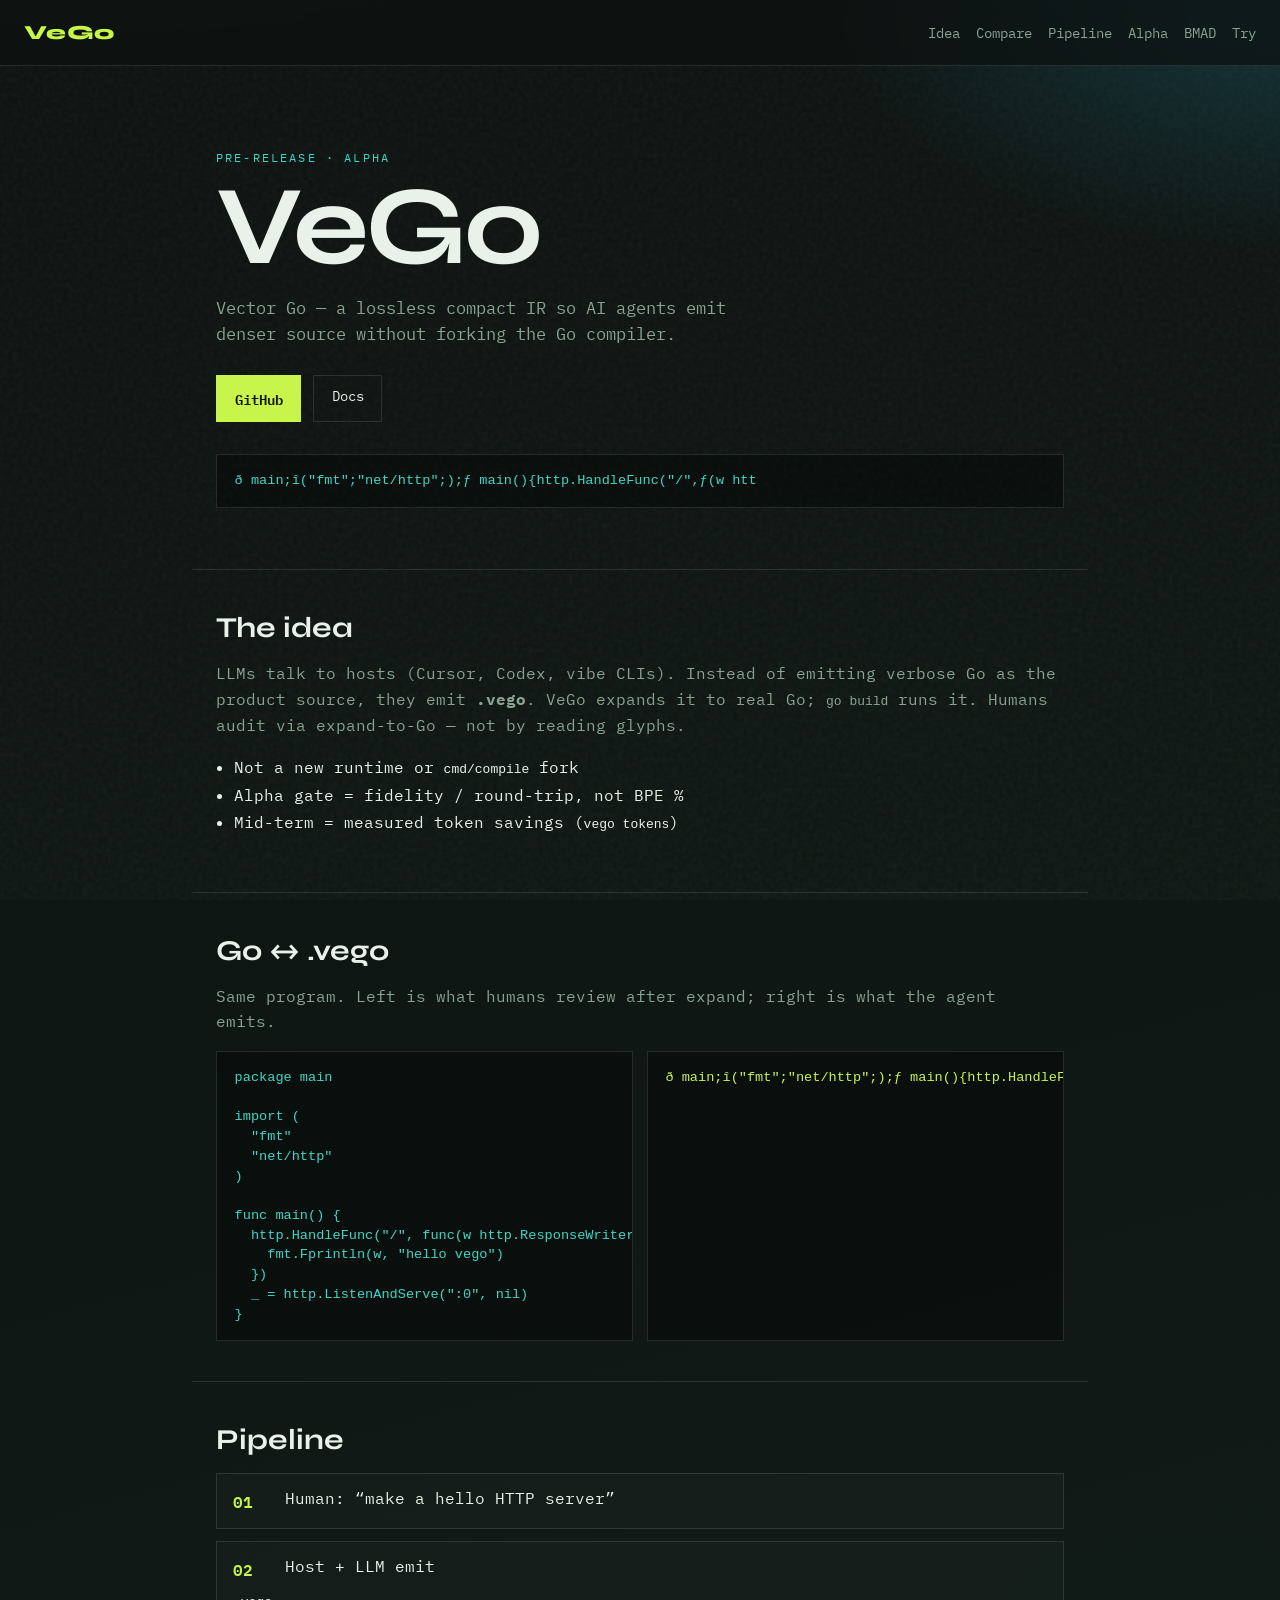
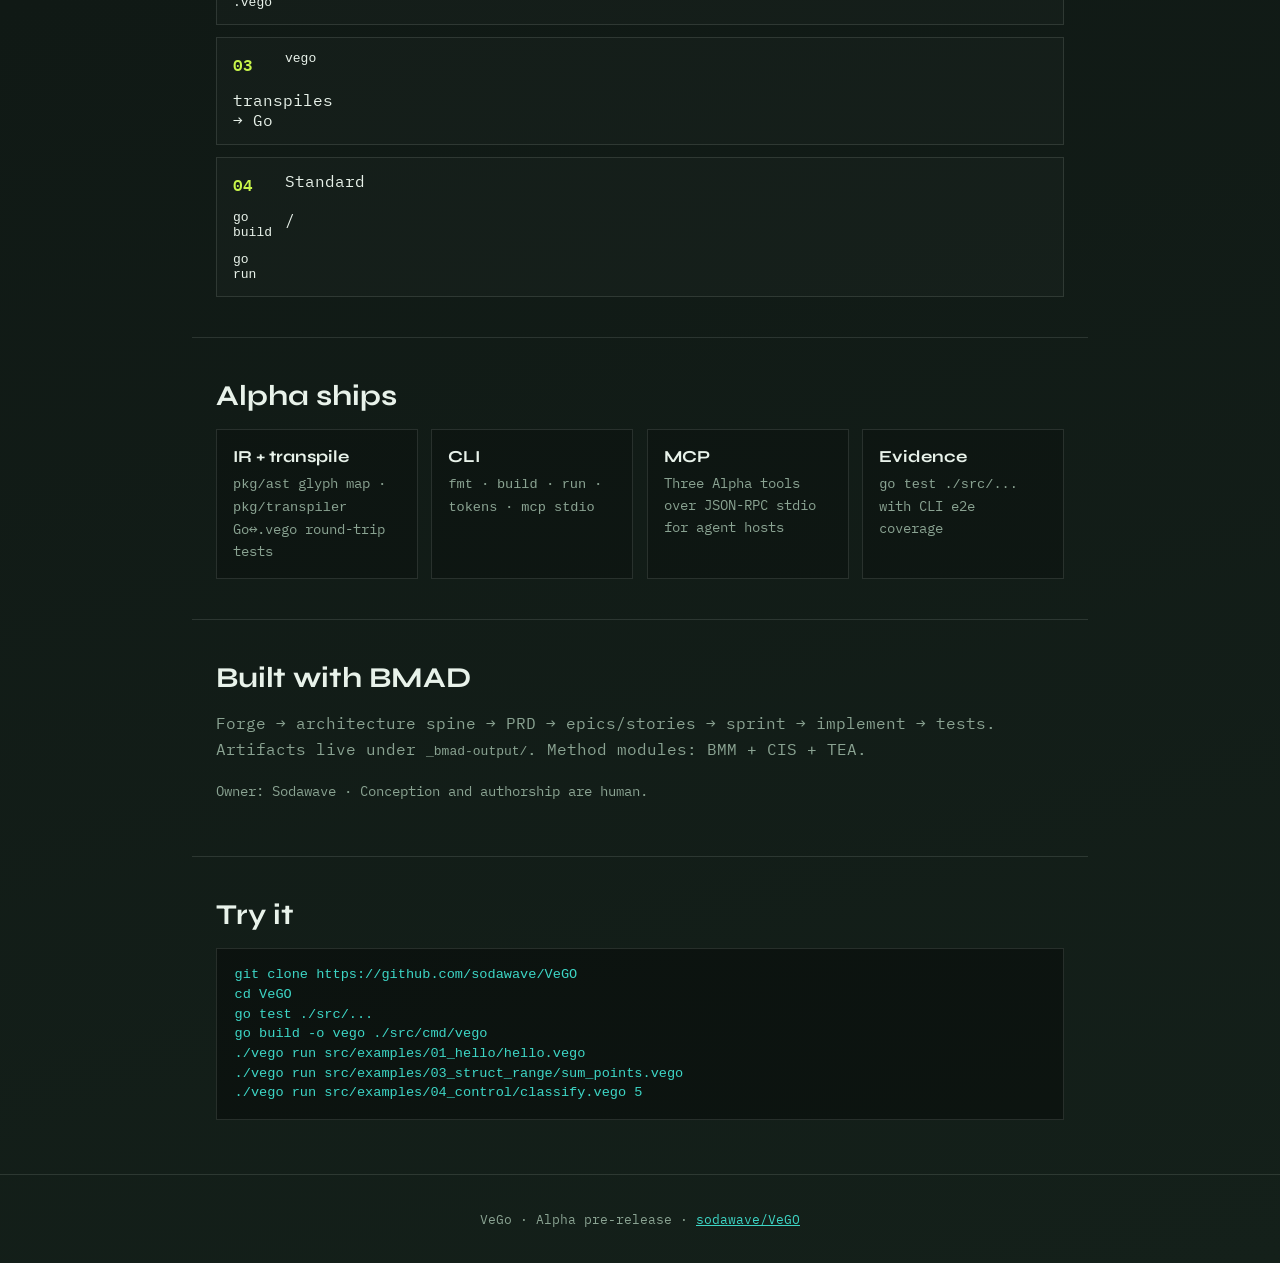
<file: web/index.html>
<!DOCTYPE html>
<html lang="en">
<head>
  <meta charset="utf-8" />
  <meta name="viewport" content="width=device-width, initial-scale=1" />
  <title>VeGo — Vector Go for AI Agents</title>
  <meta name="description" content="VeGo: lossless compact IR over Go AST for AI agent hosts. Alpha pre-release." />
  <link rel="preconnect" href="https://fonts.googleapis.com" />
  <link rel="preconnect" href="https://fonts.gstatic.com" crossorigin />
  <link href="https://fonts.googleapis.com/css2?family=IBM+Plex+Mono:wght@400;600&family=Syne:wght@600;700;800&display=swap" rel="stylesheet" />
  <link rel="stylesheet" href="styles.css" />
</head>
<body>
  <div class="noise" aria-hidden="true"></div>
  <header class="top">
    <a class="brand" href="#top">VeGo</a>
    <nav>
      <a href="#idea">Idea</a>
      <a href="#compare">Compare</a>
      <a href="#pipeline">Pipeline</a>
      <a href="#alpha">Alpha</a>
      <a href="#bmad">BMAD</a>
      <a href="#try">Try</a>
    </nav>
  </header>

  <main id="top">
    <section class="hero">
      <p class="eyebrow">Pre-release · Alpha</p>
      <h1>VeGo</h1>
      <p class="tag">Vector Go — a lossless compact IR so AI agents emit denser source without forking the Go compiler.</p>
      <div class="cta">
        <a class="btn primary" href="https://github.com/sodawave/VeGO">GitHub</a>
        <a class="btn" href="https://github.com/sodawave/VeGO/blob/main/docs/DEVELOPMENT.md">Docs</a>
      </div>
      <pre class="sample" aria-label="Compact IR sample from hello_http.vego"><code>ð main;î("fmt";"net/http";);ƒ main(){http.HandleFunc("/",ƒ(w http.ResponseWriter,r*http.Request){fmt.Fprintln(w,"hello vego");});_=http.ListenAndServe(":0",nil);};</code></pre>
    </section>

    <section id="idea" class="panel">
      <h2>The idea</h2>
      <p>LLMs talk to hosts (Cursor, Codex, vibe CLIs). Instead of emitting verbose Go as the product source, they emit <strong>.vego</strong>. VeGo expands it to real Go; <code>go build</code> runs it. Humans audit via expand-to-Go — not by reading glyphs.</p>
      <ul class="bullets">
        <li>Not a new runtime or <code>cmd/compile</code> fork</li>
        <li>Alpha gate = fidelity / round-trip, not BPE %</li>
        <li>Mid-term = measured token savings (<code>vego tokens</code>)</li>
      </ul>
    </section>

    <section id="compare" class="panel">
      <h2>Go ↔ .vego</h2>
      <p>Same program. Left is what humans review after expand; right is what the agent emits.</p>
      <div class="compare">
        <pre class="sample" aria-label="Go source"><code>package main

import (
  "fmt"
  "net/http"
)

func main() {
  http.HandleFunc("/", func(w http.ResponseWriter, r *http.Request) {
    fmt.Fprintln(w, "hello vego")
  })
  _ = http.ListenAndServe(":0", nil)
}</code></pre>
        <pre class="sample accent" aria-label=".vego IR"><code>ð main;î("fmt";"net/http";);ƒ main(){http.HandleFunc("/",ƒ(w http.ResponseWriter,r*http.Request){fmt.Fprintln(w,"hello vego");});_=http.ListenAndServe(":0",nil);};</code></pre>
      </div>
    </section>

    <section id="pipeline" class="panel">
      <h2>Pipeline</h2>
      <ol class="steps">
        <li><span>01</span> Human: “make a hello HTTP server”</li>
        <li><span>02</span> Host + LLM emit <code>.vego</code></li>
        <li><span>03</span> <code>vego</code> transpiles → Go</li>
        <li><span>04</span> Standard <code>go build</code> / <code>go run</code></li>
      </ol>
    </section>

    <section id="alpha" class="panel">
      <h2>Alpha ships</h2>
      <div class="grid">
        <article>
          <h3>IR + transpile</h3>
          <p><code>pkg/ast</code> glyph map · <code>pkg/transpiler</code> Go↔.vego round-trip tests</p>
        </article>
        <article>
          <h3>CLI</h3>
          <p><code>fmt</code> · <code>build</code> · <code>run</code> · <code>tokens</code> · <code>mcp stdio</code></p>
        </article>
        <article>
          <h3>MCP</h3>
          <p>Three Alpha tools over JSON-RPC stdio for agent hosts</p>
        </article>
        <article>
          <h3>Evidence</h3>
          <p><code>go test ./src/...</code> with CLI e2e coverage</p>
        </article>
      </div>
    </section>

    <section id="bmad" class="panel">
      <h2>Built with BMAD</h2>
      <p>Forge → architecture spine → PRD → epics/stories → sprint → implement → tests. Artifacts live under <code>_bmad-output/</code>. Method modules: BMM + CIS + TEA.</p>
      <p class="muted">Owner: Sodawave · Conception and authorship are human.</p>
    </section>

    <section id="try" class="panel">
      <h2>Try it</h2>
      <pre class="sample"><code>git clone https://github.com/sodawave/VeGO
cd VeGO
go test ./src/...
go build -o vego ./src/cmd/vego
./vego run src/examples/01_hello/hello.vego
./vego run src/examples/03_struct_range/sum_points.vego
./vego run src/examples/04_control/classify.vego 5</code></pre>
    </section>
  </main>

  <footer>
    <p>VeGo · Alpha pre-release · <a href="https://github.com/sodawave/VeGO">sodawave/VeGO</a></p>
  </footer>
  <script src="main.js"></script>
</body>
</html>
</file>
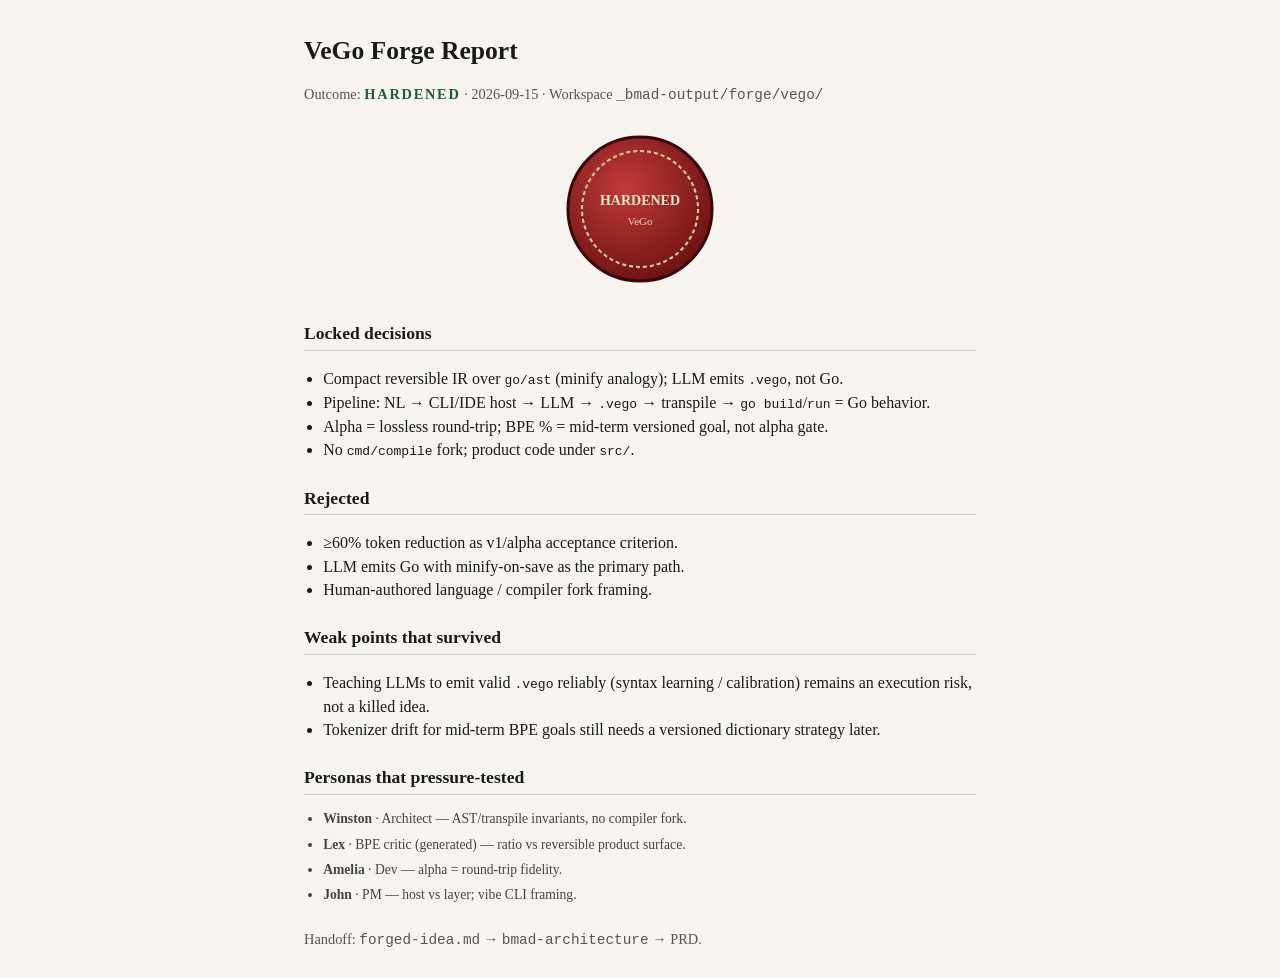
<file: _bmad-output/forge/vego/forge-report.html>
<!DOCTYPE html>
<html lang="en">
<head>
<meta charset="utf-8"/>
<title>VeGo Forge Report — HARDENED</title>
<style>
  :root { --ink:#1a1a1a; --paper:#f7f4ef; --seal:#8b1e1e; --ok:#1e5c3a; }
  body { font-family: "Iowan Old Style", "Palatino Linotype", Palatino, Georgia, serif;
    background: var(--paper); color: var(--ink); max-width: 42rem; margin: 2rem auto; padding: 0 1.25rem; line-height: 1.45; }
  h1 { font-size: 1.6rem; margin-bottom: .25rem; }
  .meta { color: #555; font-size: .9rem; margin-bottom: 1.5rem; }
  .seal-wrap { display:flex; justify-content:center; margin: 1.5rem 0 2rem; }
  .seal { width: 160px; height: 160px; }
  section { margin-bottom: 1.5rem; }
  h2 { font-size: 1.1rem; border-bottom: 1px solid #ccc; padding-bottom: .2rem; }
  ul { padding-left: 1.2rem; }
  .credit { font-size: .85rem; color: #444; }
  .credit li { margin-bottom: .35rem; }
  .stamp { letter-spacing: .12em; font-weight: 700; color: var(--ok); }
</style>
</head>
<body>
  <h1>VeGo Forge Report</h1>
  <p class="meta">Outcome: <span class="stamp">HARDENED</span> · 2026-09-15 · Workspace <code>_bmad-output/forge/vego/</code></p>

  <div class="seal-wrap" aria-label="HARDENED seal">
    <svg class="seal" viewBox="0 0 160 160" xmlns="http://www.w3.org/2000/svg" role="img">
      <defs>
        <radialGradient id="wax" cx="40%" cy="35%" r="70%">
          <stop offset="0%" stop-color="#c23a3a"/>
          <stop offset="100%" stop-color="#6b1212"/>
        </radialGradient>
      </defs>
      <circle cx="80" cy="80" r="72" fill="url(#wax)" stroke="#3a0808" stroke-width="3"/>
      <circle cx="80" cy="80" r="58" fill="none" stroke="#f0d5a0" stroke-width="2" stroke-dasharray="4 3"/>
      <text x="80" y="76" text-anchor="middle" fill="#f8e9c8" font-family="Georgia, serif" font-size="14" font-weight="700">HARDENED</text>
      <text x="80" y="96" text-anchor="middle" fill="#f0d5a0" font-family="Georgia, serif" font-size="11">VeGo</text>
    </svg>
  </div>

  <section>
    <h2>Locked decisions</h2>
    <ul>
      <li>Compact reversible IR over <code>go/ast</code> (minify analogy); LLM emits <code>.vego</code>, not Go.</li>
      <li>Pipeline: NL → CLI/IDE host → LLM → <code>.vego</code> → transpile → <code>go build</code>/<code>run</code> = Go behavior.</li>
      <li>Alpha = lossless round-trip; BPE % = mid-term versioned goal, not alpha gate.</li>
      <li>No <code>cmd/compile</code> fork; product code under <code>src/</code>.</li>
    </ul>
  </section>

  <section>
    <h2>Rejected</h2>
    <ul>
      <li>≥60% token reduction as v1/alpha acceptance criterion.</li>
      <li>LLM emits Go with minify-on-save as the primary path.</li>
      <li>Human-authored language / compiler fork framing.</li>
    </ul>
  </section>

  <section>
    <h2>Weak points that survived</h2>
    <ul>
      <li>Teaching LLMs to emit valid <code>.vego</code> reliably (syntax learning / calibration) remains an execution risk, not a killed idea.</li>
      <li>Tokenizer drift for mid-term BPE goals still needs a versioned dictionary strategy later.</li>
    </ul>
  </section>

  <section>
    <h2>Personas that pressure-tested</h2>
    <ul class="credit">
      <li><strong>Winston</strong> · Architect — AST/transpile invariants, no compiler fork.</li>
      <li><strong>Lex</strong> · BPE critic (generated) — ratio vs reversible product surface.</li>
      <li><strong>Amelia</strong> · Dev — alpha = round-trip fidelity.</li>
      <li><strong>John</strong> · PM — host vs layer; vibe CLI framing.</li>
    </ul>
  </section>

  <p class="meta">Handoff: <code>forged-idea.md</code> → <code>bmad-architecture</code> → PRD.</p>
</body>
</html>
</file>
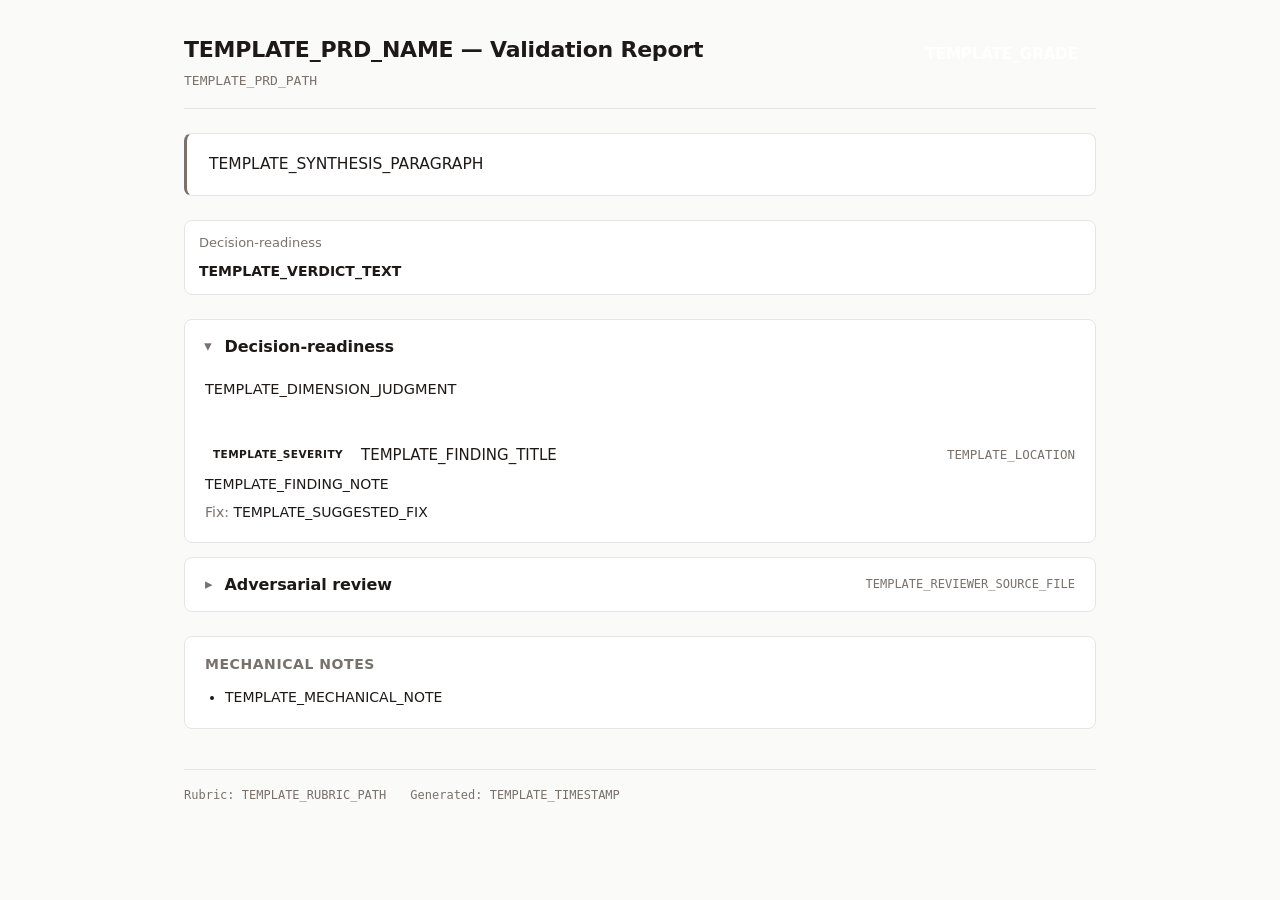
<file: .agent/skills/bmad-prd/assets/validation-report-template.html>
<!DOCTYPE html>
<!--
  PRD Validation Report — skeleton template.

  This file is a starter the synthesis pass fills in directly. There is no
  substitution engine. The LLM:
    1. Reads {doc_workspace}/review-rubric.md and every review-{slug}.md from
       additional reviewers.
    2. Copies this skeleton.
    3. Replaces the placeholder content (everything between TEMPLATE markers)
       with the consolidated review, preserving the structure and CSS.
    4. Writes the result to {doc_workspace}/validation-report.html.
    5. Writes a markdown twin to {doc_workspace}/validation-report.md.

  Visual rules the LLM must preserve:
    - The container width, the color tokens, the typography.
    - One dimension = one collapsible <section class="dimension">.
    - Verdict pill uses the verdict-* class matching its judgment.
    - Severity badge uses the sev-* class matching its level.
    - Each extra reviewer (adversarial, etc.) gets its own collapsible section
      below the rubric dimensions.
    - The footer always shows the artifact paths and timestamp.
-->
<html lang="en">
<head>
<meta charset="utf-8">
<title>PRD Validation: TEMPLATE_PRD_NAME</title>
<style>
  :root {
    --bg: #fafaf9;
    --surface: #ffffff;
    --border: #e7e5e4;
    --text: #1c1917;
    --muted: #78716c;

    --verdict-strong: #16a34a;
    --verdict-adequate: #65a30d;
    --verdict-thin: #d97706;
    --verdict-broken: #dc2626;

    --sev-low: #64748b;
    --sev-medium: #ca8a04;
    --sev-high: #ea580c;
    --sev-critical: #dc2626;

    --grade-exc: #16a34a;
    --grade-good: #65a30d;
    --grade-fair: #d97706;
    --grade-poor: #dc2626;
  }
  * { box-sizing: border-box; }
  html, body { margin: 0; padding: 0; }
  body {
    font-family: -apple-system, BlinkMacSystemFont, "Segoe UI", Inter, system-ui, sans-serif;
    background: var(--bg);
    color: var(--text);
    line-height: 1.6;
    font-size: 15px;
  }
  .container { max-width: 960px; margin: 0 auto; padding: 32px 24px 64px; }

  header.report-header {
    display: flex;
    align-items: flex-start;
    justify-content: space-between;
    gap: 24px;
    padding-bottom: 16px;
    border-bottom: 1px solid var(--border);
    margin-bottom: 24px;
  }
  .title h1 { margin: 0; font-size: 22px; font-weight: 600; letter-spacing: -0.01em; }
  .title .subtitle { color: var(--muted); font-size: 13px; margin-top: 4px; font-family: ui-monospace, "SF Mono", Menlo, monospace; }
  .grade {
    padding: 10px 18px;
    border-radius: 8px;
    font-weight: 600;
    color: white;
    font-size: 15px;
    white-space: nowrap;
  }
  .grade-excellent { background: var(--grade-exc); }
  .grade-good { background: var(--grade-good); }
  .grade-fair { background: var(--grade-fair); }
  .grade-poor { background: var(--grade-poor); }

  .synthesis {
    background: var(--surface);
    border: 1px solid var(--border);
    border-left: 3px solid var(--muted);
    border-radius: 8px;
    padding: 18px 22px;
    margin-bottom: 24px;
    font-size: 15.5px;
  }
  .synthesis p { margin: 0 0 10px; }
  .synthesis p:last-child { margin-bottom: 0; }

  .dimension-summary {
    display: grid;
    grid-template-columns: repeat(auto-fit, minmax(180px, 1fr));
    gap: 10px;
    margin-bottom: 24px;
  }
  .dim-card {
    background: var(--surface);
    border: 1px solid var(--border);
    border-radius: 8px;
    padding: 12px 14px;
  }
  .dim-card .dim-name { font-size: 13px; color: var(--muted); margin-bottom: 6px; }
  .dim-card .dim-verdict { font-size: 14px; font-weight: 600; }

  section.dimension, section.reviewer-section { margin-bottom: 14px; }
  section.dimension details, section.reviewer-section details {
    background: var(--surface);
    border: 1px solid var(--border);
    border-radius: 8px;
    overflow: hidden;
  }
  section summary {
    padding: 14px 20px;
    cursor: pointer;
    user-select: none;
    list-style: none;
    display: flex;
    align-items: center;
    gap: 12px;
  }
  section summary::-webkit-details-marker { display: none; }
  section summary::before {
    content: "▸";
    display: inline-block;
    color: var(--muted);
    transition: transform 0.15s ease;
  }
  section details[open] summary::before { transform: rotate(90deg); }
  section summary h2 {
    display: inline;
    margin: 0;
    font-size: 16px;
    font-weight: 600;
    letter-spacing: -0.005em;
    flex: 1;
  }
  .verdict-pill {
    font-size: 11px;
    padding: 3px 10px;
    border-radius: 999px;
    font-weight: 600;
    text-transform: uppercase;
    letter-spacing: 0.04em;
    color: white;
  }
  .verdict-strong { background: var(--verdict-strong); }
  .verdict-adequate { background: var(--verdict-adequate); }
  .verdict-thin { background: var(--verdict-thin); }
  .verdict-broken { background: var(--verdict-broken); }

  .dim-body { padding: 4px 20px 18px; }
  .dim-judgment { color: var(--text); font-size: 14.5px; }
  .dim-judgment p { margin: 0 0 10px; }

  .findings-list { padding: 0 20px 4px; }
  article.finding {
    padding: 14px 0;
    border-top: 1px solid var(--border);
  }
  article.finding:first-child { border-top: none; }
  article.finding header {
    display: flex;
    align-items: center;
    gap: 10px;
    flex-wrap: wrap;
    margin-bottom: 6px;
  }
  .badge {
    font-size: 10.5px;
    padding: 3px 8px;
    border-radius: 4px;
    font-weight: 600;
    text-transform: uppercase;
    letter-spacing: 0.04em;
    line-height: 1.4;
  }
  .badge-sev-low { background: rgba(100, 116, 139, 0.12); color: var(--sev-low); }
  .badge-sev-medium { background: rgba(202, 138, 4, 0.14); color: var(--sev-medium); }
  .badge-sev-high { background: rgba(234, 88, 12, 0.14); color: var(--sev-high); }
  .badge-sev-critical { background: rgba(220, 38, 38, 0.14); color: var(--sev-critical); }
  .finding-title { margin: 0; font-size: 15px; font-weight: 500; flex: 1; min-width: 200px; }
  .finding-location { font-family: ui-monospace, "SF Mono", Menlo, monospace; font-size: 12.5px; color: var(--muted); }
  .finding-note, .finding-fix { margin-top: 6px; font-size: 14px; }
  .finding-fix strong { color: var(--muted); font-weight: 500; }

  .reviewer-source {
    font-size: 12px;
    color: var(--muted);
    font-family: ui-monospace, "SF Mono", Menlo, monospace;
  }

  .mechanical {
    background: var(--surface);
    border: 1px solid var(--border);
    border-radius: 8px;
    padding: 16px 20px;
    margin-top: 24px;
    font-size: 14px;
  }
  .mechanical h3 { margin: 0 0 10px; font-size: 14px; font-weight: 600; color: var(--muted); text-transform: uppercase; letter-spacing: 0.04em; }
  .mechanical ul { margin: 0; padding-left: 20px; }
  .mechanical li { margin-bottom: 4px; color: var(--text); }

  footer.report-footer {
    margin-top: 40px;
    padding-top: 16px;
    border-top: 1px solid var(--border);
    font-size: 12px;
    color: var(--muted);
    font-family: ui-monospace, "SF Mono", Menlo, monospace;
  }
  footer .meta { display: flex; gap: 24px; flex-wrap: wrap; }
</style>
</head>
<body>
  <div class="container">

    <!-- TEMPLATE: header. Fill prd name, prd path, grade text & class. -->
    <header class="report-header">
      <div class="title">
        <h1>TEMPLATE_PRD_NAME — Validation Report</h1>
        <div class="subtitle">TEMPLATE_PRD_PATH</div>
      </div>
      <div class="grade TEMPLATE_GRADE_CLASS">TEMPLATE_GRADE</div>
    </header>

    <!-- TEMPLATE: overall synthesis paragraphs. Lift directly from
         review-rubric.md "Overall verdict" section; expand if extra reviewers
         materially shift the picture. Wrap each paragraph in <p>. -->
    <div class="synthesis">
      <p>TEMPLATE_SYNTHESIS_PARAGRAPH</p>
    </div>

    <!-- TEMPLATE: dimension summary cards. One per rubric dimension. The
         dim-verdict text uses one of: strong | adequate | thin | broken. -->
    <div class="dimension-summary">
      <div class="dim-card">
        <div class="dim-name">Decision-readiness</div>
        <div class="dim-verdict" style="color: var(--verdict-TEMPLATE_VERDICT)">TEMPLATE_VERDICT_TEXT</div>
      </div>
      <!-- repeat for each of the seven dimensions -->
    </div>

    <!-- TEMPLATE: one section per rubric dimension. Skip a dimension entirely
         if the rubric review marked it n/a for this PRD (e.g. downstream
         usability for a standalone PRD). Open the section by default if
         verdict is thin or broken. -->
    <section class="dimension">
      <details open>
        <summary>
          <h2>Decision-readiness</h2>
          <span class="verdict-pill verdict-TEMPLATE_VERDICT">TEMPLATE_VERDICT_TEXT</span>
        </summary>
        <div class="dim-body">
          <div class="dim-judgment">
            <p>TEMPLATE_DIMENSION_JUDGMENT</p>
          </div>
        </div>
        <div class="findings-list">
          <!-- TEMPLATE: zero or more findings -->
          <article class="finding">
            <header>
              <span class="badge badge-sev-TEMPLATE_SEVERITY">TEMPLATE_SEVERITY</span>
              <h3 class="finding-title">TEMPLATE_FINDING_TITLE</h3>
              <span class="finding-location">TEMPLATE_LOCATION</span>
            </header>
            <div class="finding-note">TEMPLATE_FINDING_NOTE</div>
            <div class="finding-fix"><strong>Fix:</strong> TEMPLATE_SUGGESTED_FIX</div>
          </article>
        </div>
      </details>
    </section>

    <!-- TEMPLATE: one section per extra reviewer that ran (adversarial, etc.).
         Skip this block entirely if only the rubric walker ran. -->
    <section class="reviewer-section">
      <details>
        <summary>
          <h2>Adversarial review</h2>
          <span class="reviewer-source">TEMPLATE_REVIEWER_SOURCE_FILE</span>
        </summary>
        <div class="dim-body">
          <div class="dim-judgment">
            <p>TEMPLATE_REVIEWER_PREAMBLE</p>
          </div>
        </div>
        <div class="findings-list">
          <article class="finding">
            <header>
              <span class="badge badge-sev-TEMPLATE_SEVERITY">TEMPLATE_SEVERITY</span>
              <h3 class="finding-title">TEMPLATE_FINDING_TITLE</h3>
              <span class="finding-location">TEMPLATE_LOCATION</span>
            </header>
            <div class="finding-note">TEMPLATE_FINDING_NOTE</div>
            <div class="finding-fix"><strong>Fix:</strong> TEMPLATE_SUGGESTED_FIX</div>
          </article>
        </div>
      </details>
    </section>

    <!-- TEMPLATE: mechanical notes — short, bulleted. Skip if there are none. -->
    <div class="mechanical">
      <h3>Mechanical notes</h3>
      <ul>
        <li>TEMPLATE_MECHANICAL_NOTE</li>
      </ul>
    </div>

    <footer class="report-footer">
      <div class="meta">
        <span>Rubric: TEMPLATE_RUBRIC_PATH</span>
        <span>Generated: TEMPLATE_TIMESTAMP</span>
      </div>
    </footer>
  </div>
</body>
</html>
</file>
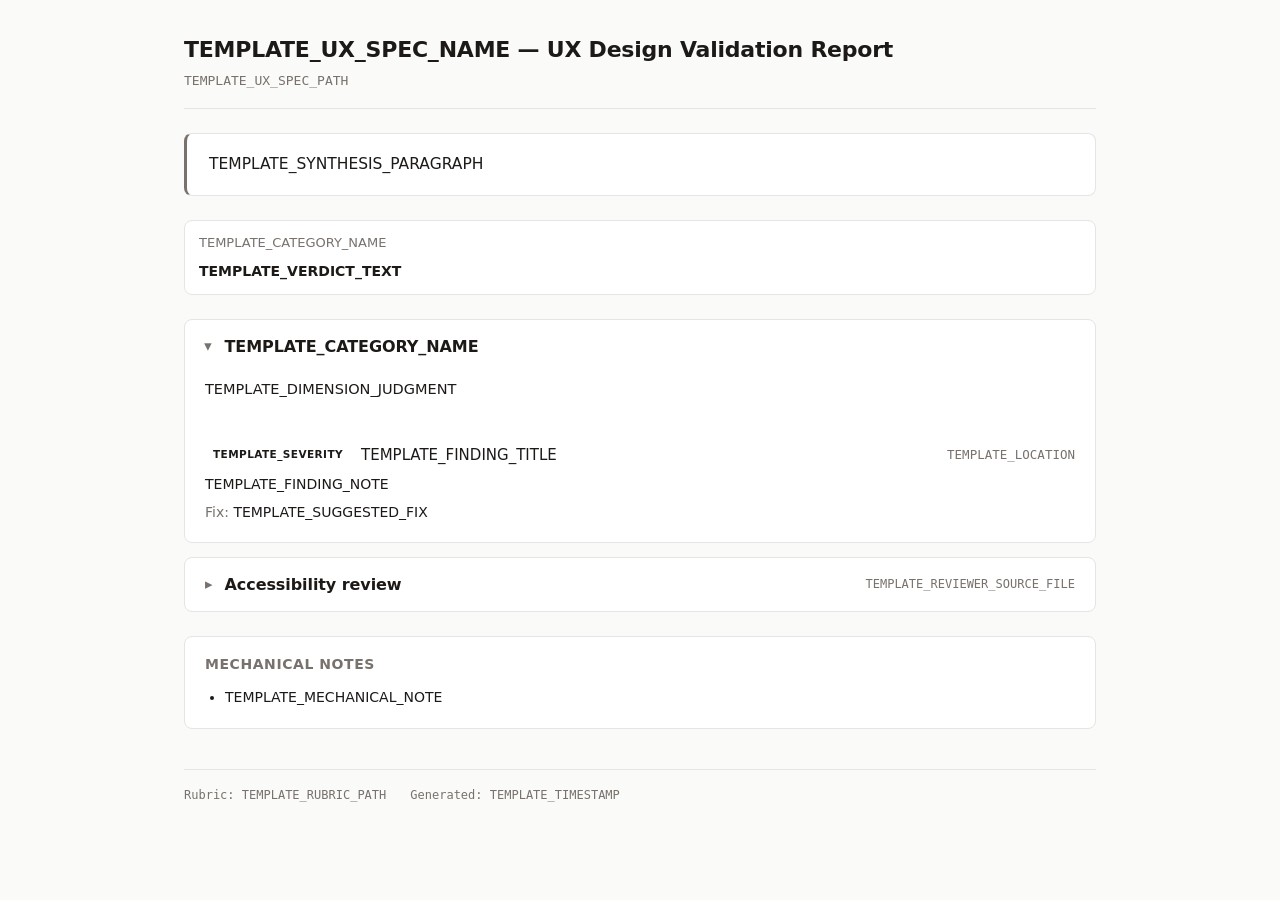
<file: .agent/skills/bmad-ux/assets/validation-report-template.html>
<!DOCTYPE html>
<!--
  UX Design Validation Report — skeleton template.

  This file is a starter the synthesis pass fills in directly. There is no
  substitution engine. The LLM:
    1. Reads {doc_workspace}/review-rubric.md and every review-{slug}.md from
       additional reviewers.
    2. Copies this skeleton.
    3. Replaces the placeholder content (everything between TEMPLATE markers)
       with the consolidated review, preserving the structure and CSS.
    4. Writes the result to {doc_workspace}/validation-report.html.
    5. Writes a markdown twin to {doc_workspace}/validation-report.md.

  Visual rules the LLM must preserve:
    - The container width, the color tokens, the typography.
    - One dimension = one collapsible <section class="dimension">.
    - Verdict pill uses the verdict-* class matching its judgment.
    - Severity badge uses the badge-sev-* class matching its level.
    - Each extra reviewer (accessibility, adversarial, etc.) gets its own
      collapsible section below the rubric dimensions.
    - The footer always shows the artifact paths and timestamp.
-->
<html lang="en">
<head>
<meta charset="utf-8">
<title>UX Design Validation: TEMPLATE_UX_SPEC_NAME</title>
<style>
  :root {
    --bg: #fafaf9;
    --surface: #ffffff;
    --border: #e7e5e4;
    --text: #1c1917;
    --muted: #78716c;

    --verdict-strong: #16a34a;
    --verdict-adequate: #65a30d;
    --verdict-thin: #d97706;
    --verdict-broken: #dc2626;

    --sev-low: #64748b;
    --sev-medium: #ca8a04;
    --sev-high: #ea580c;
    --sev-critical: #dc2626;
  }
  * { box-sizing: border-box; }
  html, body { margin: 0; padding: 0; }
  body {
    font-family: -apple-system, BlinkMacSystemFont, "Segoe UI", Inter, system-ui, sans-serif;
    background: var(--bg);
    color: var(--text);
    line-height: 1.6;
    font-size: 15px;
  }
  .container { max-width: 960px; margin: 0 auto; padding: 32px 24px 64px; }

  header.report-header {
    display: flex;
    align-items: flex-start;
    justify-content: space-between;
    gap: 24px;
    padding-bottom: 16px;
    border-bottom: 1px solid var(--border);
    margin-bottom: 24px;
  }
  .title h1 { margin: 0; font-size: 22px; font-weight: 600; letter-spacing: -0.01em; }
  .title .subtitle { color: var(--muted); font-size: 13px; margin-top: 4px; font-family: ui-monospace, "SF Mono", Menlo, monospace; }

  .synthesis {
    background: var(--surface);
    border: 1px solid var(--border);
    border-left: 3px solid var(--muted);
    border-radius: 8px;
    padding: 18px 22px;
    margin-bottom: 24px;
    font-size: 15.5px;
  }
  .synthesis p { margin: 0 0 10px; }
  .synthesis p:last-child { margin-bottom: 0; }

  .dimension-summary {
    display: grid;
    grid-template-columns: repeat(auto-fit, minmax(180px, 1fr));
    gap: 10px;
    margin-bottom: 24px;
  }
  .dim-card {
    background: var(--surface);
    border: 1px solid var(--border);
    border-radius: 8px;
    padding: 12px 14px;
  }
  .dim-card .dim-name { font-size: 13px; color: var(--muted); margin-bottom: 6px; }
  .dim-card .dim-verdict { font-size: 14px; font-weight: 600; }

  section.dimension, section.reviewer-section { margin-bottom: 14px; }
  section.dimension details, section.reviewer-section details {
    background: var(--surface);
    border: 1px solid var(--border);
    border-radius: 8px;
    overflow: hidden;
  }
  section summary {
    padding: 14px 20px;
    cursor: pointer;
    user-select: none;
    list-style: none;
    display: flex;
    align-items: center;
    gap: 12px;
  }
  section summary::-webkit-details-marker { display: none; }
  section summary::before {
    content: "▸";
    display: inline-block;
    color: var(--muted);
    transition: transform 0.15s ease;
  }
  section details[open] summary::before { transform: rotate(90deg); }
  section summary h2 {
    display: inline;
    margin: 0;
    font-size: 16px;
    font-weight: 600;
    letter-spacing: -0.005em;
    flex: 1;
  }
  .verdict-pill {
    font-size: 11px;
    padding: 3px 10px;
    border-radius: 999px;
    font-weight: 600;
    text-transform: uppercase;
    letter-spacing: 0.04em;
    color: white;
  }
  .verdict-strong { background: var(--verdict-strong); }
  .verdict-adequate { background: var(--verdict-adequate); }
  .verdict-thin { background: var(--verdict-thin); }
  .verdict-broken { background: var(--verdict-broken); }

  .dim-body { padding: 4px 20px 18px; }
  .dim-judgment { color: var(--text); font-size: 14.5px; }
  .dim-judgment p { margin: 0 0 10px; }

  .findings-list { padding: 0 20px 4px; }
  article.finding {
    padding: 14px 0;
    border-top: 1px solid var(--border);
  }
  article.finding:first-child { border-top: none; }
  article.finding header {
    display: flex;
    align-items: center;
    gap: 10px;
    flex-wrap: wrap;
    margin-bottom: 6px;
  }
  .badge {
    font-size: 10.5px;
    padding: 3px 8px;
    border-radius: 4px;
    font-weight: 600;
    text-transform: uppercase;
    letter-spacing: 0.04em;
    line-height: 1.4;
  }
  .badge-sev-low { background: rgba(100, 116, 139, 0.12); color: var(--sev-low); }
  .badge-sev-medium { background: rgba(202, 138, 4, 0.14); color: var(--sev-medium); }
  .badge-sev-high { background: rgba(234, 88, 12, 0.14); color: var(--sev-high); }
  .badge-sev-critical { background: rgba(220, 38, 38, 0.14); color: var(--sev-critical); }
  .finding-title { margin: 0; font-size: 15px; font-weight: 500; flex: 1; min-width: 200px; }
  .finding-location { font-family: ui-monospace, "SF Mono", Menlo, monospace; font-size: 12.5px; color: var(--muted); }
  .finding-note, .finding-fix { margin-top: 6px; font-size: 14px; }
  .finding-fix strong { color: var(--muted); font-weight: 500; }

  .reviewer-source {
    font-size: 12px;
    color: var(--muted);
    font-family: ui-monospace, "SF Mono", Menlo, monospace;
  }

  .mechanical {
    background: var(--surface);
    border: 1px solid var(--border);
    border-radius: 8px;
    padding: 16px 20px;
    margin-top: 24px;
    font-size: 14px;
  }
  .mechanical h3 { margin: 0 0 10px; font-size: 14px; font-weight: 600; color: var(--muted); text-transform: uppercase; letter-spacing: 0.04em; }
  .mechanical ul { margin: 0; padding-left: 20px; }
  .mechanical li { margin-bottom: 4px; color: var(--text); }

  footer.report-footer {
    margin-top: 40px;
    padding-top: 16px;
    border-top: 1px solid var(--border);
    font-size: 12px;
    color: var(--muted);
    font-family: ui-monospace, "SF Mono", Menlo, monospace;
  }
  footer .meta { display: flex; gap: 24px; flex-wrap: wrap; }
</style>
</head>
<body>
  <div class="container">

    <!-- TEMPLATE: header. Fill ux spec name and ux spec path. No overall grade —
         per-category verdicts and severity counts below carry the picture. -->
    <header class="report-header">
      <div class="title">
        <h1>TEMPLATE_UX_SPEC_NAME — UX Design Validation Report</h1>
        <div class="subtitle">TEMPLATE_UX_SPEC_PATH</div>
      </div>
    </header>

    <!-- TEMPLATE: overall synthesis paragraphs. Lift directly from
         review-rubric.md "Overall verdict" section; expand if extra reviewers
         (accessibility, adversarial, etc.) materially shift the picture.
         Wrap each paragraph in <p>. -->
    <div class="synthesis">
      <p>TEMPLATE_SYNTHESIS_PARAGRAPH</p>
    </div>

    <!-- TEMPLATE: dimension summary cards. One per rubric category, in this
         canonical order (from references/validate.md):
           1. Flow coverage
           2. Token completeness
           3. Component coverage
           4. State coverage
           5. Visual reference coverage
           6. Bloat & overspecification
           7. Inheritance discipline
           8. Shape fit
         The dim-verdict text uses one of: strong | adequate | thin | broken. -->
    <div class="dimension-summary">
      <div class="dim-card">
        <div class="dim-name">TEMPLATE_CATEGORY_NAME</div>
        <div class="dim-verdict" style="color: var(--verdict-TEMPLATE_VERDICT)">TEMPLATE_VERDICT_TEXT</div>
      </div>
      <!-- repeat for each of the eight rubric categories -->
    </div>

    <!-- TEMPLATE: one section per rubric category, same canonical order as the
         summary cards above. Skip a category entirely if the rubric review
         marked it n/a for this UX spec. Open the section by default if verdict
         is thin or broken. -->
    <section class="dimension">
      <details open>
        <summary>
          <h2>TEMPLATE_CATEGORY_NAME</h2>
          <span class="verdict-pill verdict-TEMPLATE_VERDICT">TEMPLATE_VERDICT_TEXT</span>
        </summary>
        <div class="dim-body">
          <div class="dim-judgment">
            <p>TEMPLATE_DIMENSION_JUDGMENT</p>
          </div>
        </div>
        <div class="findings-list">
          <!-- TEMPLATE: zero or more findings -->
          <article class="finding">
            <header>
              <span class="badge badge-sev-TEMPLATE_SEVERITY">TEMPLATE_SEVERITY</span>
              <h3 class="finding-title">TEMPLATE_FINDING_TITLE</h3>
              <span class="finding-location">TEMPLATE_LOCATION</span>
            </header>
            <div class="finding-note">TEMPLATE_FINDING_NOTE</div>
            <div class="finding-fix"><strong>Fix:</strong> TEMPLATE_SUGGESTED_FIX</div>
          </article>
        </div>
      </details>
    </section>

    <!-- TEMPLATE: one section per extra reviewer that ran (accessibility,
         adversarial, brand-conformance, etc.). Skip this block entirely if
         only the rubric walker ran. -->
    <section class="reviewer-section">
      <details>
        <summary>
          <h2>Accessibility review</h2>
          <span class="reviewer-source">TEMPLATE_REVIEWER_SOURCE_FILE</span>
        </summary>
        <div class="dim-body">
          <div class="dim-judgment">
            <p>TEMPLATE_REVIEWER_PREAMBLE</p>
          </div>
        </div>
        <div class="findings-list">
          <article class="finding">
            <header>
              <span class="badge badge-sev-TEMPLATE_SEVERITY">TEMPLATE_SEVERITY</span>
              <h3 class="finding-title">TEMPLATE_FINDING_TITLE</h3>
              <span class="finding-location">TEMPLATE_LOCATION</span>
            </header>
            <div class="finding-note">TEMPLATE_FINDING_NOTE</div>
            <div class="finding-fix"><strong>Fix:</strong> TEMPLATE_SUGGESTED_FIX</div>
          </article>
        </div>
      </details>
    </section>

    <!-- TEMPLATE: mechanical notes — short, bulleted. Skip if there are none. -->
    <div class="mechanical">
      <h3>Mechanical notes</h3>
      <ul>
        <li>TEMPLATE_MECHANICAL_NOTE</li>
      </ul>
    </div>

    <footer class="report-footer">
      <div class="meta">
        <span>Rubric: TEMPLATE_RUBRIC_PATH</span>
        <span>Generated: TEMPLATE_TIMESTAMP</span>
      </div>
    </footer>
  </div>
</body>
</html>
</file>
<file: web/styles.css>
:root {
  --bg0: #0c1210;
  --bg1: #14201a;
  --ink: #e8f2ea;
  --muted: #8aa392;
  --accent: #c8f54a;
  --accent2: #3dd6c6;
  --line: rgba(232, 242, 234, 0.12);
  --mono: "IBM Plex Mono", ui-monospace, monospace;
  --display: "Syne", system-ui, sans-serif;
}

* { box-sizing: border-box; }
html { scroll-behavior: smooth; }
body {
  margin: 0;
  color: var(--ink);
  font-family: var(--mono);
  background:
    radial-gradient(1200px 600px at 10% -10%, #1b3a2c 0%, transparent 55%),
    radial-gradient(900px 500px at 100% 0%, #12343a 0%, transparent 50%),
    linear-gradient(165deg, var(--bg0), var(--bg1));
  min-height: 100vh;
}

.noise {
  pointer-events: none;
  position: fixed;
  inset: 0;
  opacity: 0.05;
  background-image: url("data:image/svg+xml,%3Csvg viewBox='0 0 200 200' xmlns='http://www.w3.org/2000/svg'%3E%3Cfilter id='n'%3E%3CfeTurbulence type='fractalNoise' baseFrequency='0.9' numOctaves='3' stitchTiles='stitch'/%3E%3C/filter%3E%3Crect width='100%25' height='100%25' filter='url(%23n)'/%3E%3C/svg%3E");
  z-index: 0;
}

.top, main, footer { position: relative; z-index: 1; }

.top {
  display: flex;
  justify-content: space-between;
  align-items: center;
  padding: 1.25rem 1.5rem;
  border-bottom: 1px solid var(--line);
  backdrop-filter: blur(8px);
  position: sticky;
  top: 0;
  background: rgba(12, 18, 16, 0.75);
}
.brand {
  font-family: var(--display);
  font-weight: 800;
  letter-spacing: 0.04em;
  color: var(--accent);
  text-decoration: none;
  font-size: 1.25rem;
}
nav { display: flex; gap: 1rem; flex-wrap: wrap; }
nav a {
  color: var(--muted);
  text-decoration: none;
  font-size: 0.85rem;
}
nav a:hover { color: var(--ink); }

.hero {
  padding: 4.5rem 1.5rem 3rem;
  max-width: 56rem;
  margin: 0 auto;
  animation: rise 0.8s ease-out both;
}
.eyebrow {
  text-transform: uppercase;
  letter-spacing: 0.18em;
  color: var(--accent2);
  font-size: 0.75rem;
}
.hero h1 {
  font-family: var(--display);
  font-size: clamp(3.5rem, 12vw, 7rem);
  line-height: 0.9;
  margin: 0.4rem 0 1rem;
  letter-spacing: -0.03em;
}
.tag {
  max-width: 36rem;
  color: var(--muted);
  font-size: 1.05rem;
  line-height: 1.55;
}
.cta { display: flex; gap: 0.75rem; margin: 1.75rem 0 2rem; flex-wrap: wrap; }
.btn {
  display: inline-block;
  padding: 0.7rem 1.1rem;
  border: 1px solid var(--line);
  color: var(--ink);
  text-decoration: none;
  font-size: 0.85rem;
}
.btn.primary {
  background: var(--accent);
  color: #10160f;
  border-color: var(--accent);
  font-weight: 600;
}
.btn:hover { filter: brightness(1.08); }

.sample {
  background: rgba(0, 0, 0, 0.35);
  border: 1px solid var(--line);
  padding: 1rem 1.1rem;
  overflow-x: auto;
  font-size: 0.85rem;
  line-height: 1.45;
  animation: rise 1s 0.15s ease-out both;
}
.sample code { color: var(--accent2); }

.panel {
  max-width: 56rem;
  margin: 0 auto;
  padding: 2.5rem 1.5rem;
  border-top: 1px solid var(--line);
  opacity: 0;
  transform: translateY(14px);
  transition: opacity 0.55s ease, transform 0.55s ease;
}
.panel.in-view {
  opacity: 1;
  transform: none;
}
.panel h2 {
  font-family: var(--display);
  font-size: 1.8rem;
  margin: 0 0 1rem;
}
.panel p { color: var(--muted); line-height: 1.6; }
.bullets { color: var(--ink); line-height: 1.7; padding-left: 1.1rem; }
.muted { color: var(--muted); font-size: 0.9rem; }

.steps { list-style: none; padding: 0; margin: 0; display: grid; gap: 0.75rem; }
.steps li {
  display: grid;
  grid-template-columns: 2.5rem 1fr;
  gap: 0.75rem;
  align-items: start;
  padding: 0.85rem 1rem;
  border: 1px solid var(--line);
  background: rgba(255,255,255,0.02);
}
.steps span {
  color: var(--accent);
  font-weight: 600;
}

.grid {
  display: grid;
  grid-template-columns: repeat(auto-fit, minmax(12rem, 1fr));
  gap: 0.85rem;
}
.grid article {
  border: 1px solid var(--line);
  padding: 1rem;
  background: rgba(0,0,0,0.2);
}
.grid h3 {
  font-family: var(--display);
  margin: 0 0 0.4rem;
  font-size: 1.05rem;
}
.grid p { margin: 0; font-size: 0.85rem; }

.compare {
  display: grid;
  grid-template-columns: 1fr 1fr;
  gap: 0.85rem;
}
.compare .sample { margin: 0; min-height: 100%; }
.compare .sample.accent code { color: var(--accent); }

footer {
  border-top: 1px solid var(--line);
  padding: 1.5rem;
  text-align: center;
  color: var(--muted);
  font-size: 0.8rem;
}
footer a { color: var(--accent2); }

@keyframes rise {
  from { opacity: 0; transform: translateY(12px); }
  to { opacity: 1; transform: none; }
}

@media (max-width: 640px) {
  .top { flex-direction: column; align-items: flex-start; gap: 0.75rem; }
  .compare { grid-template-columns: 1fr; }
}
</file>
